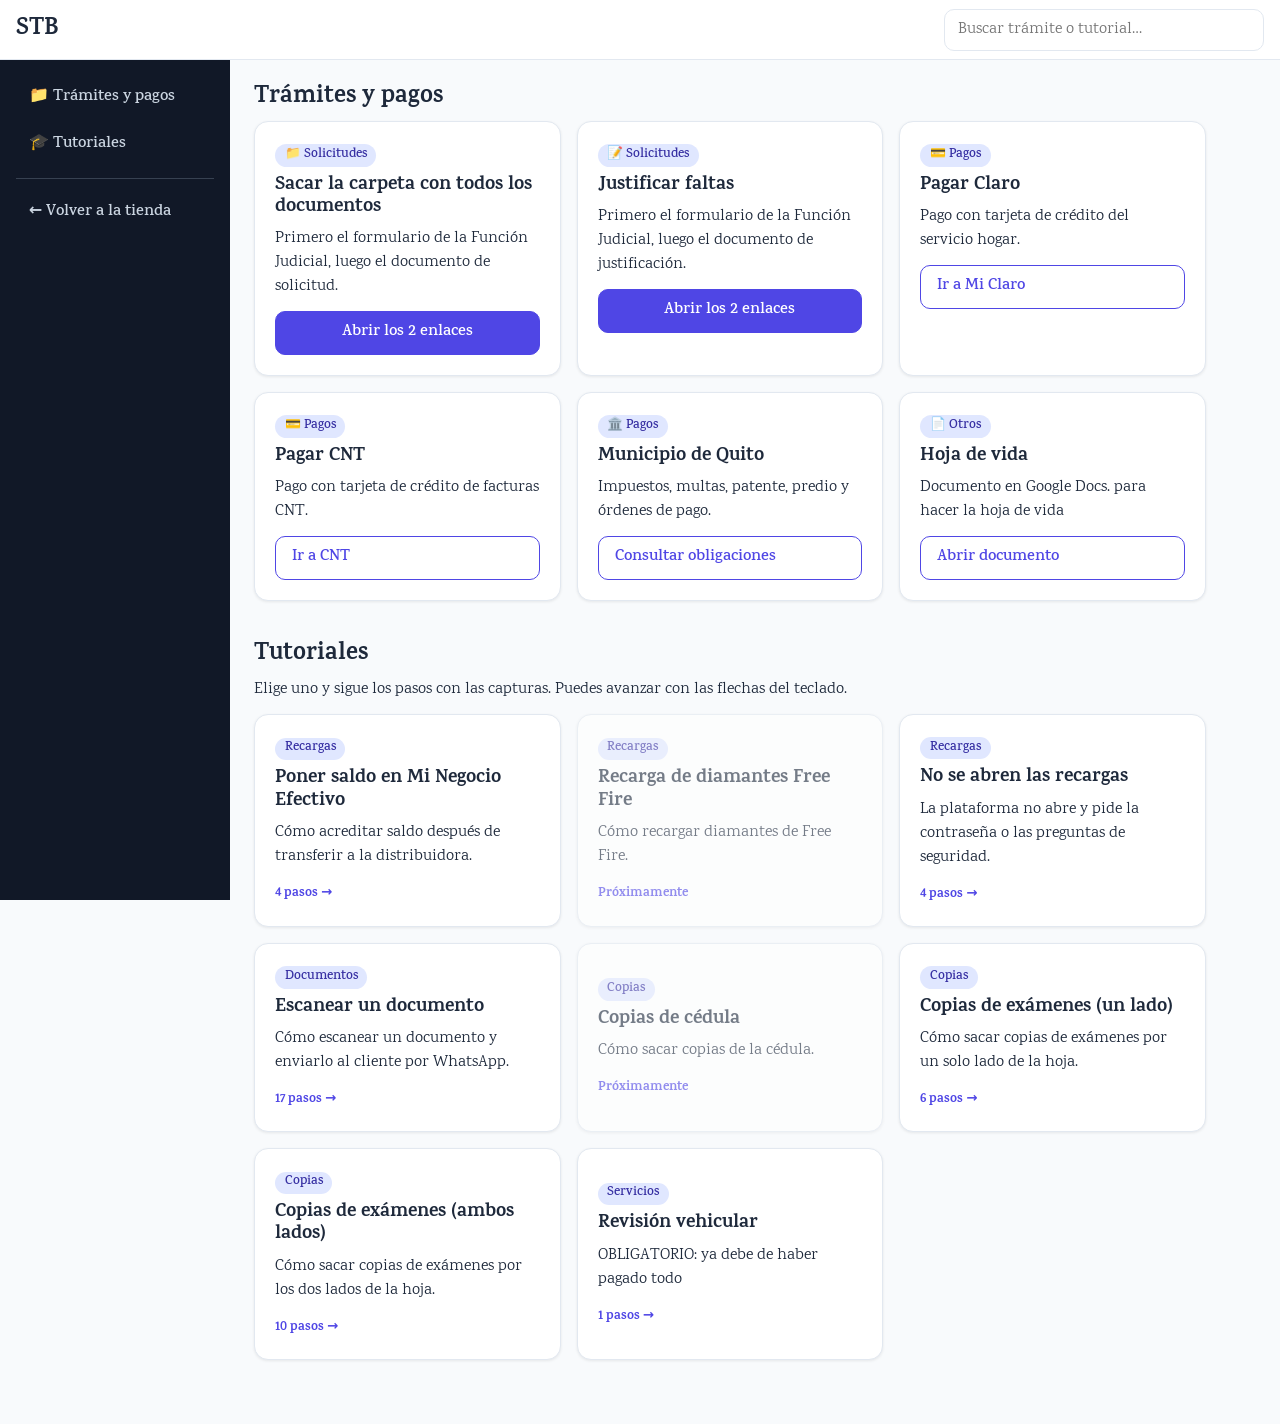
<file: enlaces.html>
<!DOCTYPE html>
<html lang="es">
<head>
  <meta charset="UTF-8">
  <meta name="viewport" content="width=device-width, initial-scale=1">
  <title>Trámites y tutoriales | STB</title>
  <link rel="stylesheet" href="https://fonts.googleapis.com/css?family=Karma:400,700&display=swap">
  <link rel="stylesheet" href="css/base.css">
  <link rel="stylesheet" href="css/enlaces.css">
</head>
<body>
  <header class="topbar">
    <button id="btnMenu" type="button" aria-label="Abrir menú">☰</button>
    <a class="brand" href="index.html">STB</a>
    <input id="buscador" class="buscador" type="search" placeholder="Buscar trámite o tutorial…" aria-label="Buscar">
  </header>

  <nav id="menu" class="menu" aria-label="Secciones">
    <a href="#tramites">📁 Trámites y pagos</a>
    <a href="#tutoriales">🎓 Tutoriales</a>
    <hr>
    <a href="index.html">← Volver a la tienda</a>
  </nav>

  <main class="contenido">
    <section id="tramites">
      <h2>Trámites y pagos</h2>
      <div id="listaEnlaces" class="grid"></div>
    </section>

    <section id="tutoriales">
      <h2>Tutoriales</h2>
      <p>Elige uno y sigue los pasos con las capturas. Puedes avanzar con las flechas del teclado.</p>
      <div id="listaTutoriales" class="grid"></div>
      <div id="visor" class="visor" hidden></div>
    </section>

    <p id="sinResultados" hidden>No encontramos nada con esa búsqueda.</p>
  </main>

  <dialog id="zoom"><img alt=""></dialog>

  <script src="data/enlaces.js"></script>
  <script src="data/tutoriales.js"></script>
  <script src="js/utils.js"></script>
  <script src="js/enlaces.js"></script>
</body>
</html>
</file>
<file: css/base.css>
/* ===== Tokens ===== */
:root {
  --primario: #4f46e5;
  --primario-oscuro: #3730a3;
  --texto: #1e293b;
  --texto-suave: #64748b;
  --fondo: #f8fafc;
  --superficie: #fff;
  --borde: #e2e8f0;
  --acento: #16a34a;
  --radio: 14px;
  --sombra: 0 1px 3px rgb(0 0 0 / .08);
  --alto-topbar: 60px;
}

/* ===== Reset y base ===== */
*, *::before, *::after { box-sizing: border-box; }
[hidden] { display: none !important; }
html { scroll-behavior: smooth; scroll-padding-top: calc(var(--alto-topbar) + 16px); }
body { margin: 0; font: 16px/1.5 Karma, system-ui, sans-serif; color: var(--texto); background: var(--fondo); }
img { max-width: 100%; display: block; }
h1, h2, h3, h4 { line-height: 1.2; margin: 0 0 .5rem; }
p { margin: 0 0 .75rem; }
a { color: var(--primario); }

/* ===== Componentes compartidos ===== */
.topbar {
  position: sticky; top: 0; z-index: 20; height: var(--alto-topbar);
  display: flex; align-items: center; gap: 1rem; padding: 0 1rem;
  background: var(--superficie); border-bottom: 1px solid var(--borde);
}
.brand { font-size: 1.5rem; font-weight: 700; text-decoration: none; color: var(--texto); }
.topbar nav { margin-left: auto; display: flex; gap: 1rem; }
.topbar nav a { text-decoration: none; font-weight: 600; }

.btn {
  display: inline-block; padding: .55rem 1rem; border: 1px solid var(--primario); border-radius: 10px;
  background: var(--primario); color: #fff; font: inherit; font-weight: 600; text-decoration: none; cursor: pointer;
}
.btn:hover:not(:disabled) { background: var(--primario-oscuro); }
.btn:disabled { opacity: .4; cursor: not-allowed; }
.btn-sec { background: var(--superficie); color: var(--primario); }
.btn-sec:hover:not(:disabled) { background: #eef2ff; }

.badge { display: inline-block; padding: .1rem .6rem; margin-bottom: .5rem; border-radius: 99px; background: #e0e7ff; color: var(--primario-oscuro); font-size: .8rem; font-weight: 600; }
.grid { display: grid; gap: 1rem; grid-template-columns: repeat(auto-fill, minmax(250px, 1fr)); }
.card { background: var(--superficie); border: 1px solid var(--borde); border-radius: var(--radio); padding: 1.25rem; box-shadow: var(--sombra); }
</file>
<file: css/enlaces.css>
/* Centro de trámites y tutoriales (enlaces.html) */
:root { --ancho-menu: 230px; }

/* --- Estructura: menú lateral + contenido --- */
.menu {
  position: fixed; top: var(--alto-topbar); bottom: 0; left: 0; z-index: 15; width: var(--ancho-menu);
  padding: 1rem; background: #111827; display: flex; flex-direction: column; gap: .25rem;
}
.menu a { padding: .6rem .8rem; border-radius: 8px; color: #cbd5e1; text-decoration: none; font-weight: 600; }
.menu a:hover { background: #1f2937; color: #fff; }
.menu hr { width: 100%; border: 0; border-top: 1px solid #374151; margin: .5rem 0; }
.contenido { margin-left: var(--ancho-menu); padding: 1.5rem; max-width: 1000px; }
.contenido section { margin-bottom: 2.5rem; }
#btnMenu { display: none; border: 0; background: none; font-size: 1.6rem; cursor: pointer; }
.buscador { margin-left: auto; width: min(320px, 50%); padding: .5rem .8rem; border: 1px solid var(--borde); border-radius: 10px; font: inherit; }

/* --- Tarjetas de enlaces --- */
.acciones { display: flex; flex-direction: column; gap: .5rem; margin-top: .75rem; }
.card-tutorial { text-align: left; font: inherit; color: inherit; cursor: pointer; }
.card-tutorial:hover:not(:disabled) { border-color: var(--primario); }
.card-tutorial:disabled { opacity: .6; cursor: default; }
.card-tutorial small { color: var(--primario); font-weight: 700; }

/* --- Visor paso a paso --- */
.visor { background: var(--superficie); border: 1px solid var(--borde); border-radius: var(--radio); padding: 1.25rem; }
.btn-link { background: none; border: 0; color: var(--primario); font: inherit; font-weight: 600; cursor: pointer; padding: 0 0 .75rem; }
.progreso { height: 8px; border-radius: 99px; background: var(--borde); overflow: hidden; margin: .75rem 0 1.25rem; }
.progreso span { display: block; height: 100%; background: var(--primario); transition: width .25s; }
.paso { display: grid; gap: 1.5rem; grid-template-columns: minmax(0, 1fr) minmax(0, 1.4fr); align-items: start; }
.paso-num { color: var(--primario); font-weight: 700; font-size: .9rem; text-transform: uppercase; }
.consejo { background: #fef9c3; border-radius: 10px; padding: .6rem .8rem; font-size: .95rem; }
.paso-img { border: 1px solid var(--borde); border-radius: 10px; padding: 0; overflow: hidden; background: #f1f5f9; cursor: zoom-in; }
.paso-img img { width: 100%; max-height: 65vh; object-fit: contain; }
.paso-img small { display: block; padding: .3rem; color: var(--texto-suave); }
.nav-pasos { display: flex; justify-content: space-between; margin-top: 1.25rem; }

dialog#zoom { padding: 0; border: 0; border-radius: var(--radio); max-width: 95vw; background: transparent; }
dialog#zoom::backdrop { background: rgb(0 0 0 / .75); }
dialog#zoom img { max-height: 92vh; border-radius: var(--radio); cursor: zoom-out; }

/* --- Móvil: el menú pasa a ser desplegable --- */
@media (max-width: 800px) {
  #btnMenu { display: block; }
  .menu { transform: translateX(-100%); transition: transform .2s; }
  body.menu-abierto .menu { transform: none; }
  .contenido { margin-left: 0; padding: 1rem; }
  .paso { grid-template-columns: 1fr; }
  .buscador { width: 100%; }
}
.paso p { white-space: pre-line; overflow-wrap: anywhere; }
</file>
